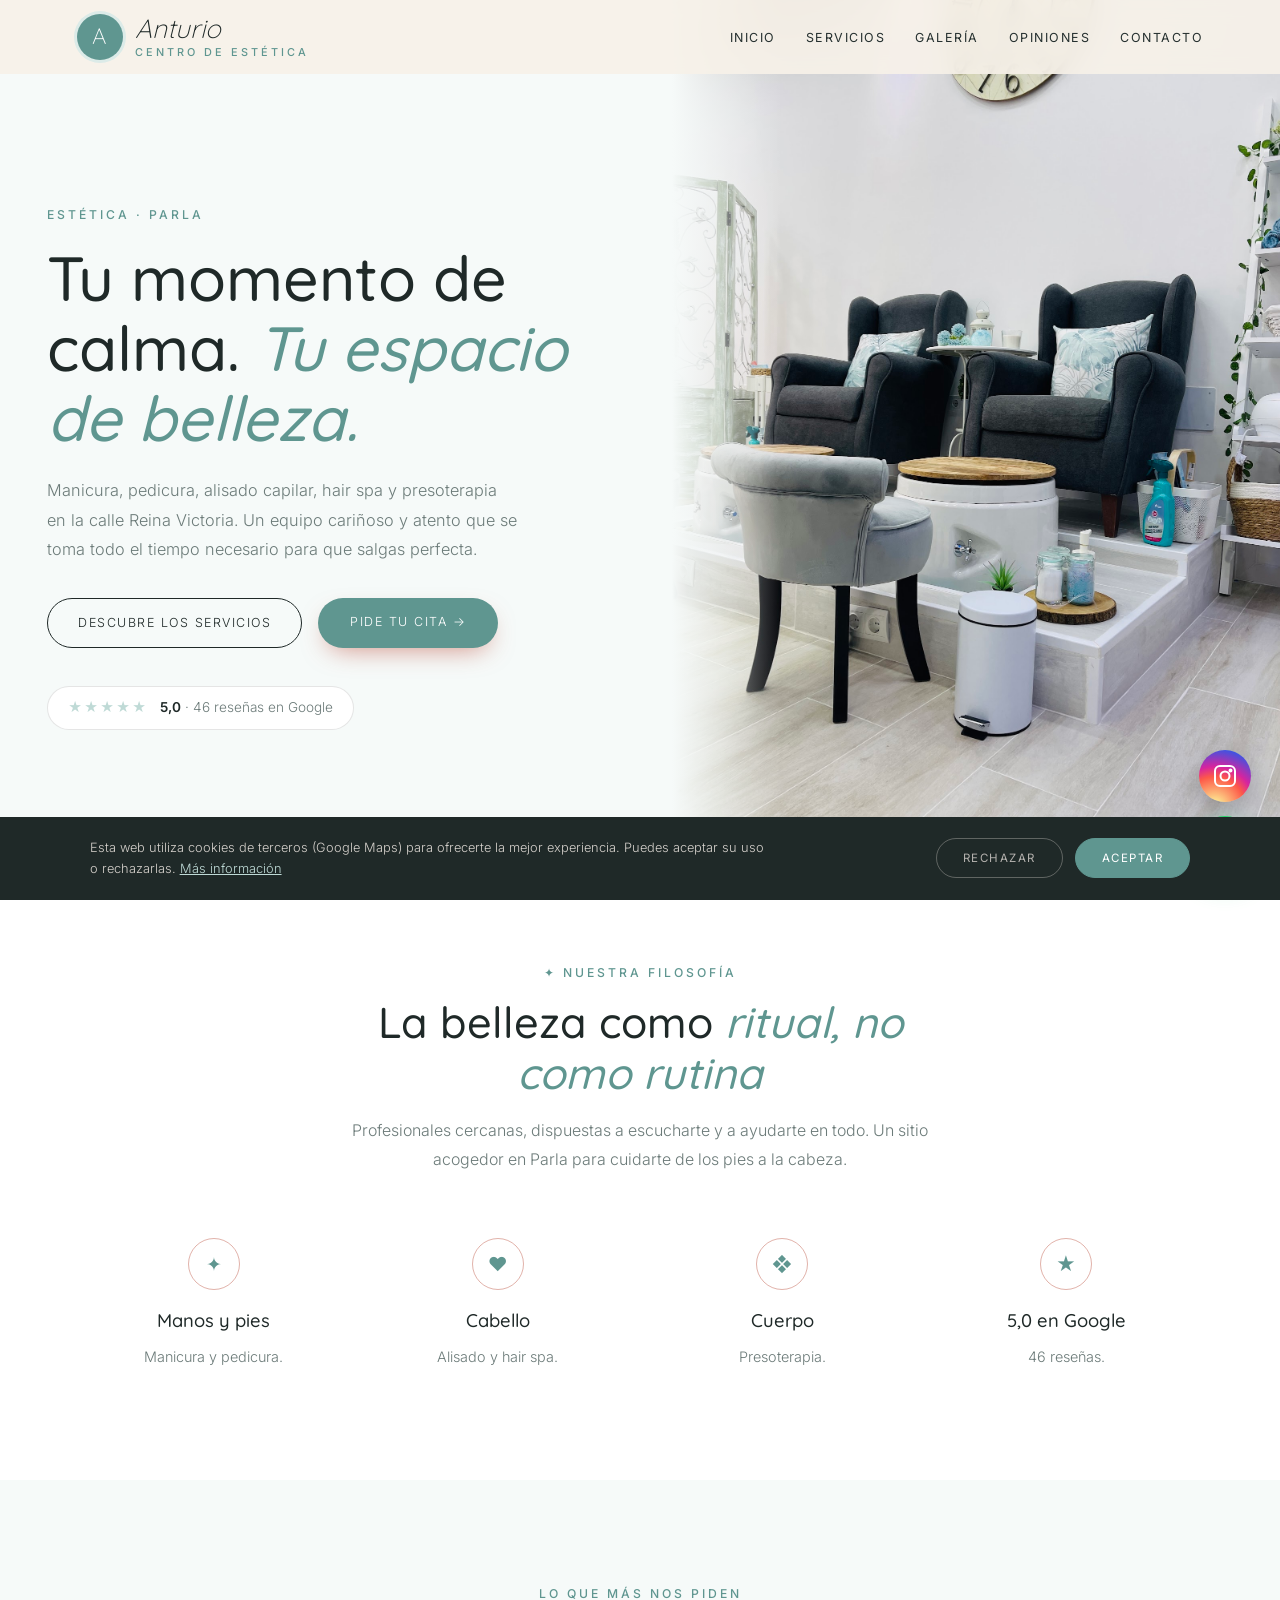
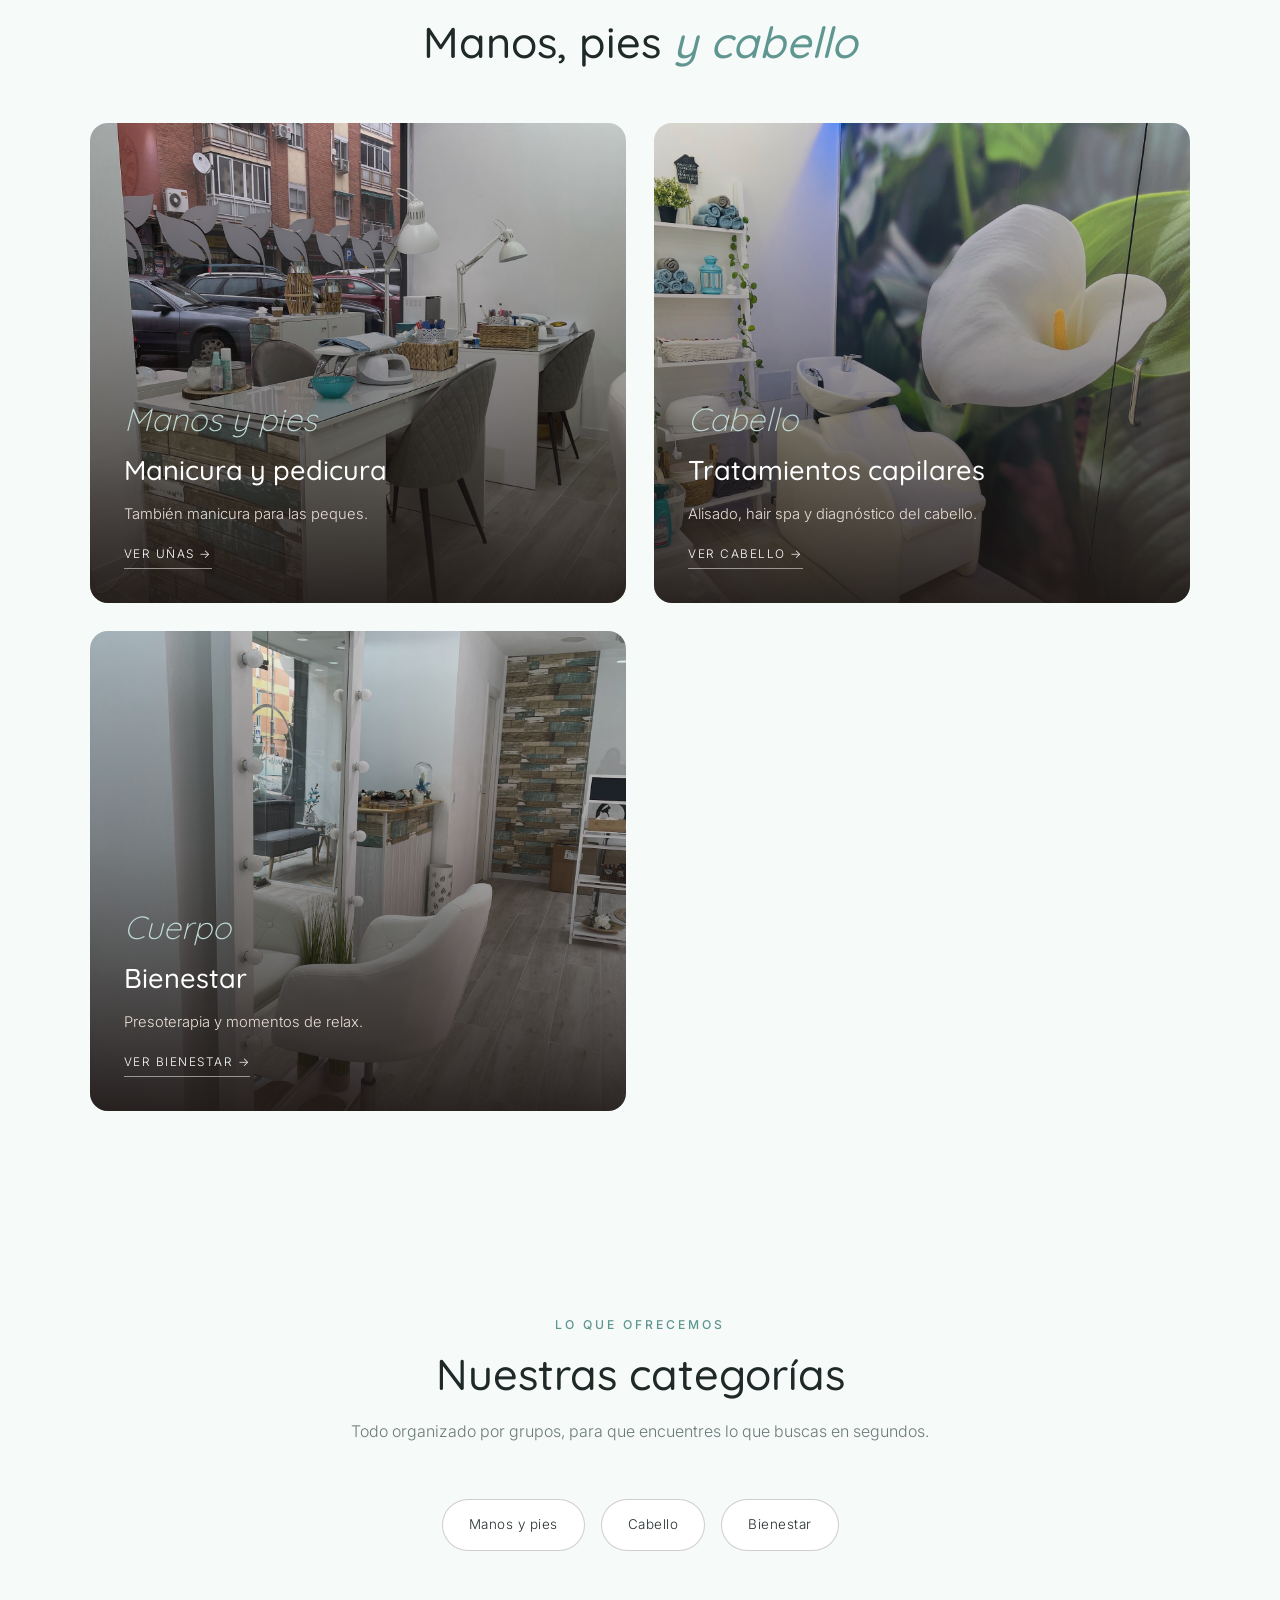
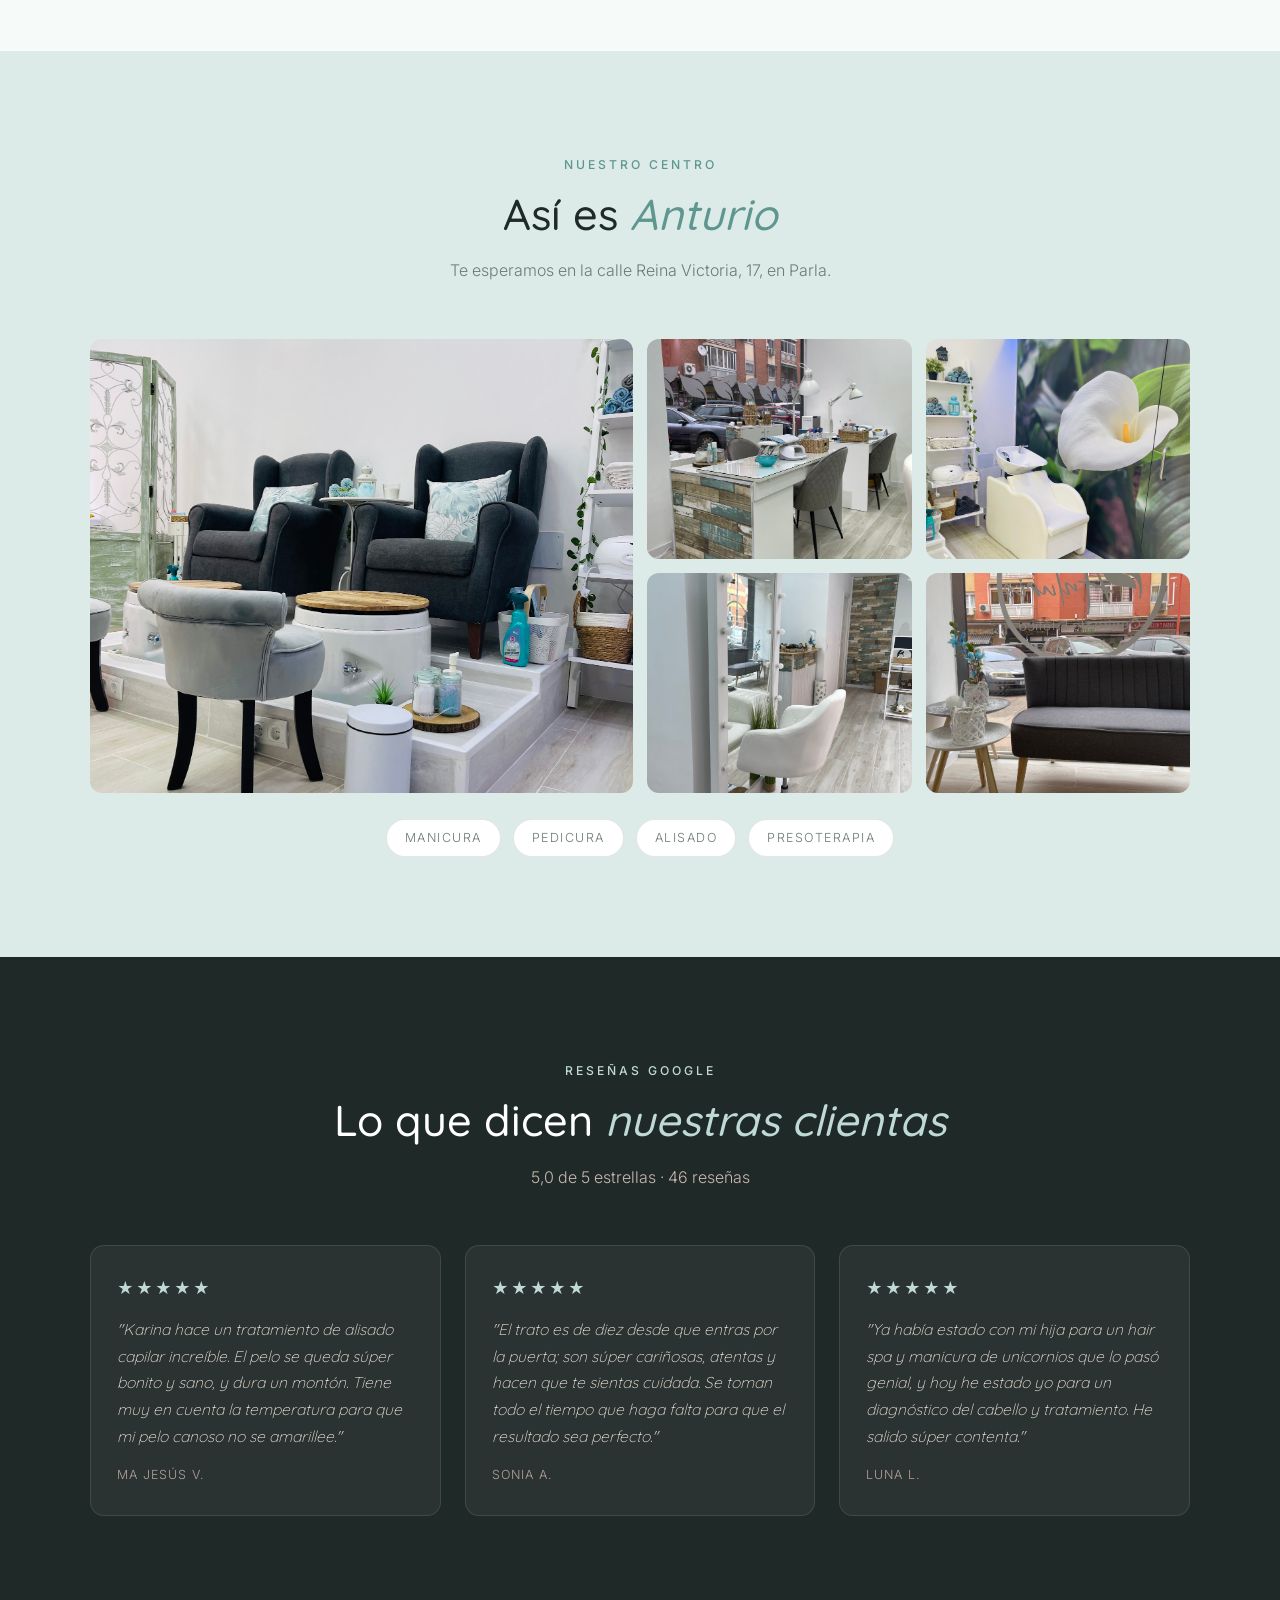
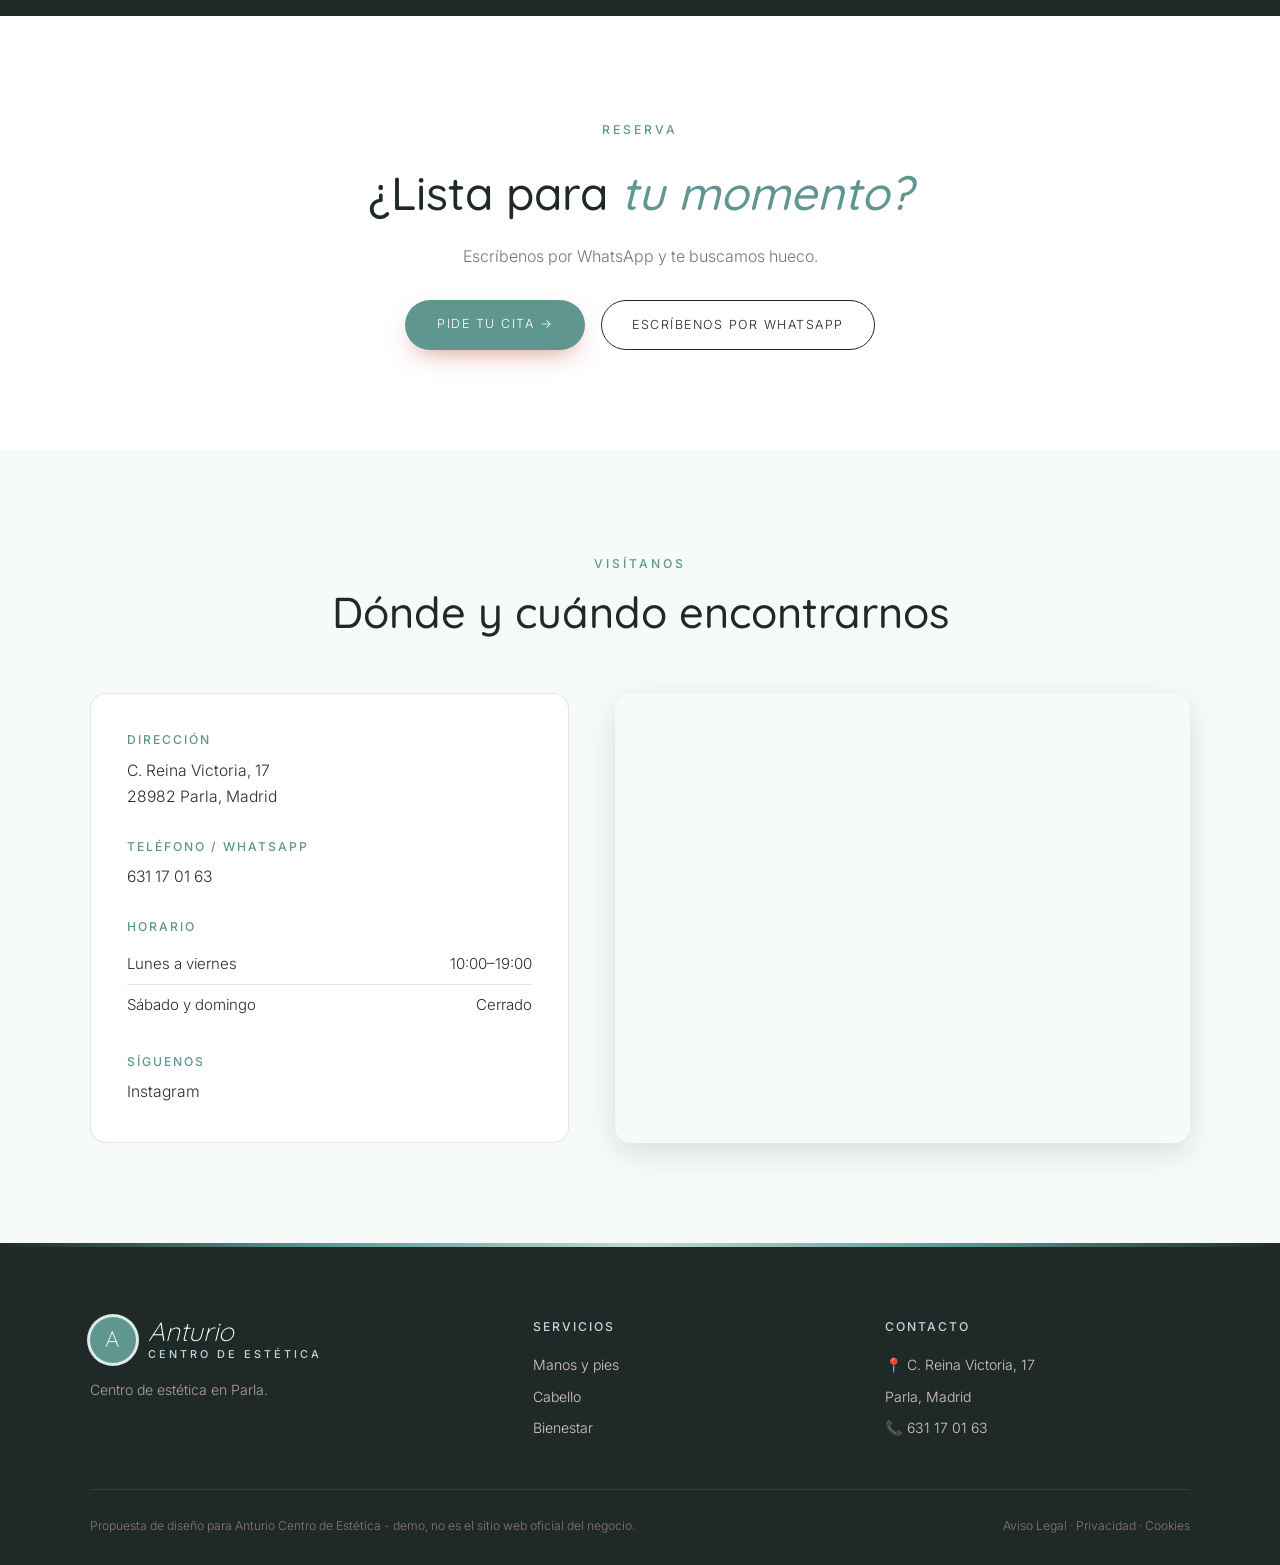
<file: index.html>
<!DOCTYPE html>
<html lang="es">
<head>
<meta charset="UTF-8">
<meta name="viewport" content="width=device-width, initial-scale=1.0">
<title>Anturio Centro de Estética — Centro de estética en Parla: manicura, pedicura y alisado</title>
<meta name="description" content="Anturio Centro de Estética, en C. Reina Victoria 17, Parla. Manicura, pedicura, alisado capilar, hair spa, diagnóstico y tratamiento del cabello y presoterapia, con un trato de diez. 5,0★ con 46 reseñas en Google.">
<meta name="theme-color" content="#1f2928">
<meta property="og:title" content="Anturio Centro de Estética · Parla">
<meta property="og:image" content="maps_01.jpg">

<link rel="preconnect" href="https://fonts.googleapis.com"><link rel="preconnect" href="https://fonts.gstatic.com" crossorigin><link href="https://fonts.googleapis.com/css2?family=Quicksand:wght@500;600&family=Inter:wght@300;400;500;600&display=swap" rel="stylesheet">
<link rel="stylesheet" href="styles.css">
</head>
<body>

<header id="header">
  <a href="index.html" class="logo" aria-label="Anturio Centro de Estética, inicio"><span class="logo-mark">A</span><span class="logo-text"><span class="script">Anturio</span><small>centro de estética</small></span></a>
  <nav id="nav" aria-label="Navegación principal"><ul><li><a href="index.html#inicio">Inicio</a></li><li><a href="servicios.html">Servicios</a></li><li><a href="index.html#galeria">Galería</a></li><li><a href="index.html#opiniones">Opiniones</a></li><li><a href="index.html#contacto">Contacto</a></li></ul></nav><button class="nav-toggle" id="navToggle" aria-label="Abrir menú">☰</button>
</header>

<section class="hero" id="inicio">
  <div class="hero-text">
    <span class="eyebrow">Estética · Parla</span>
    <h1>Tu momento de calma. <em>Tu espacio de belleza.</em></h1>
    <p>Manicura, pedicura, alisado capilar, hair spa y presoterapia en la calle Reina Victoria. Un equipo cariñoso y atento que se toma todo el tiempo necesario para que salgas perfecta.</p>
    <div class="hero-ctas">
      <a href="servicios.html" class="btn-outline">Descubre los servicios</a>
      <a href="https://wa.me/34631170163?text=Hola%2C%20quiero%20pedir%20cita%20en%20Anturio%20Centro%20de%20Est%C3%A9tica" class="btn-solid" target="_blank" rel="noopener">Pide tu cita →</a>
    </div>
    <a class="hero-rating" href="https://www.google.com/maps/search/?api=1&query=Anturio+Centro+de+Est%C3%A9tica,+Calle+Reina+Victoria+17,+Parla" target="_blank" rel="noopener"><span class="stars">★★★★★</span><span><strong>5,0</strong> · 46 reseñas en Google</span></a>
  </div>
  <div class="hero-img"><img src="maps_01.jpg" alt="Zona de pedicura de Anturio Centro de Estética, Parla" style="object-position:center 55%;"></div>
</section>

<section class="trust">
  <div class="section-head">
    <span class="eyebrow">✦ Nuestra filosofía</span>
    <h2>La belleza como <em>ritual, no como rutina</em></h2>
    <p>Profesionales cercanas, dispuestas a escucharte y a ayudarte en todo. Un sitio acogedor en Parla para cuidarte de los pies a la cabeza.</p>
  </div>
  <div class="trust-grid">
    <div class="trust-card"><span class="trust-ic">✦</span><h3>Manos y pies</h3><p>Manicura y pedicura.</p></div>
    <div class="trust-card"><span class="trust-ic">♥</span><h3>Cabello</h3><p>Alisado y hair spa.</p></div>
    <div class="trust-card"><span class="trust-ic">❖</span><h3>Cuerpo</h3><p>Presoterapia.</p></div>
    <div class="trust-card"><span class="trust-ic">★</span><h3>5,0 en Google</h3><p>46 reseñas.</p></div>
  </div>
</section>

<section class="worlds">
  <div class="section-head">
    <span class="eyebrow">Lo que más nos piden</span>
    <h2>Manos, pies <em>y cabello</em></h2>
  </div>
  <div class="worlds-grid">
    <a href="servicios.html#unas" class="world-card"><img src="maps_03.jpg" alt="Manicura y pedicura"><div class="world-text"><span class="script">Manos y pies</span><h3>Manicura y pedicura</h3><p>También manicura para las peques.</p><span class="world-link">Ver uñas →</span></div></a>
    <a href="servicios.html#cabello" class="world-card"><img src="maps_06.jpg" alt="Tratamientos capilares"><div class="world-text"><span class="script">Cabello</span><h3>Tratamientos capilares</h3><p>Alisado, hair spa y diagnóstico del cabello.</p><span class="world-link">Ver cabello →</span></div></a>
    <a href="servicios.html#cuerpo" class="world-card"><img src="maps_05.jpg" alt="Bienestar"><div class="world-text"><span class="script">Cuerpo</span><h3>Bienestar</h3><p>Presoterapia y momentos de relax.</p><span class="world-link">Ver bienestar →</span></div></a>
  </div>
</section>

<section>
  <div class="section-head">
    <span class="eyebrow">Lo que ofrecemos</span>
    <h2>Nuestras categorías</h2>
    <p>Todo organizado por grupos, para que encuentres lo que buscas en segundos.</p>
  </div>
  <div class="cat-pills">
    <a href="servicios.html#unas" class="cat-pill">Manos y pies</a>
    <a href="servicios.html#cabello" class="cat-pill">Cabello</a>
    <a href="servicios.html#cuerpo" class="cat-pill">Bienestar</a>
  </div>
</section>

<section class="gallery-wrap" id="galeria">
  <div class="section-head">
    <span class="eyebrow">Nuestro centro</span>
    <h2>Así es <em>Anturio</em></h2>
    <p>Te esperamos en la calle Reina Victoria, 17, en Parla.</p>
  </div>
  <div class="gallery">
    <figure class="big"><img src="maps_01.jpg" alt="Sillones de pedicura" loading="lazy"></figure>
    <figure><img src="maps_03.jpg" alt="Mesas de manicura" loading="lazy"></figure>
    <figure><img src="maps_06.jpg" alt="Lavacabezas para tratamientos capilares" loading="lazy"></figure>
    <figure><img src="maps_05.jpg" alt="Tocador" loading="lazy"></figure>
    <figure><img src="maps_08.jpg" alt="Sala de espera" loading="lazy"></figure>
  </div>
  <div class="brands"><span>Manicura</span><span>Pedicura</span><span>Alisado</span><span>Presoterapia</span></div>
</section>

<section class="reviews-wrap" id="opiniones">
  <div class="section-head">
    <span class="eyebrow">Reseñas Google</span>
    <h2>Lo que dicen <em>nuestras clientas</em></h2>
    <p>5,0 de 5 estrellas · 46 reseñas</p>
  </div>
  <div class="review-grid">
    <div class="review-card"><div class="stars">★★★★★</div><p>"Karina hace un tratamiento de alisado capilar increíble. El pelo se queda súper bonito y sano, y dura un montón. Tiene muy en cuenta la temperatura para que mi pelo canoso no se amarillee."</p><cite>Ma Jesús V.</cite></div>
    <div class="review-card"><div class="stars">★★★★★</div><p>"El trato es de diez desde que entras por la puerta; son súper cariñosas, atentas y hacen que te sientas cuidada. Se toman todo el tiempo que haga falta para que el resultado sea perfecto."</p><cite>Sonia A.</cite></div>
    <div class="review-card"><div class="stars">★★★★★</div><p>"Ya había estado con mi hija para un hair spa y manicura de unicornios que lo pasó genial, y hoy he estado yo para un diagnóstico del cabello y tratamiento. He salido súper contenta."</p><cite>Luna L.</cite></div>
  </div>
</section>

<section class="cta-section">
  <span class="eyebrow">Reserva</span>
  <h2>¿Lista para <em>tu momento?</em></h2>
  <p>Escríbenos por WhatsApp y te buscamos hueco.</p>
  <div class="cta-row">
    <a href="https://wa.me/34631170163?text=Hola%2C%20quiero%20pedir%20cita%20en%20Anturio%20Centro%20de%20Est%C3%A9tica" class="btn-solid" target="_blank" rel="noopener">Pide tu cita →</a>
    <a href="https://wa.me/34631170163?text=Hola%2C%20quiero%20pedir%20cita%20en%20Anturio%20Centro%20de%20Est%C3%A9tica" class="btn-outline" target="_blank" rel="noopener">Escríbenos por WhatsApp</a>
  </div>
</section>

<section class="contact-section" id="contacto">
  <div class="section-head">
    <span class="eyebrow">Visítanos</span>
    <h2>Dónde y cuándo encontrarnos</h2>
  </div>
  <div class="contact-grid">
    <div class="contact-info">
      <div class="contact-block"><h3>Dirección</h3><p>C. Reina Victoria, 17<br>28982 Parla, Madrid</p></div>
      <div class="contact-block"><h3>Teléfono / WhatsApp</h3><p><a href="tel:+34631170163">631 17 01 63</a></p></div>
      <div class="contact-block"><h3>Horario</h3><ul class="hours-list"><li><span>Lunes a viernes</span><span>10:00–19:00</span></li><li><span>Sábado y domingo</span><span>Cerrado</span></li></ul></div>
      <div class="contact-block"><h3>Síguenos</h3><p><a href="https://www.instagram.com/anturio.estetica/" target="_blank" rel="noopener">Instagram</a></p></div>
    </div>
    <div class="contact-map">
      <iframe title="Mapa de Anturio Centro de Estética" src="https://www.google.com/maps?q=Anturio+Centro+de+Est%C3%A9tica,+Calle+Reina+Victoria+17,+Parla&output=embed" width="100%" height="100%" style="border:0;" allowfullscreen="" loading="lazy" referrerpolicy="no-referrer-when-downgrade"></iframe>
    </div>
  </div>
</section>

<footer>
  <div class="footer-grid">
    <div class="footer-brand">
      <a href="index.html" class="logo light"><span class="logo-mark">A</span><span class="logo-text"><span class="script">Anturio</span><small>centro de estética</small></span></a>
      <p>Centro de estética en Parla.</p>
    </div>
    <div><h4>Servicios</h4><ul><li><a href="servicios.html#unas">Manos y pies</a></li><li><a href="servicios.html#cabello">Cabello</a></li><li><a href="servicios.html#cuerpo">Bienestar</a></li></ul></div>
    <div><h4>Contacto</h4><ul><li>📍 C. Reina Victoria, 17</li><li>Parla, Madrid</li><li>📞 <a href="tel:+34631170163">631 17 01 63</a></li></ul></div>
  </div>
  <div class="footer-bottom">
    <span>Propuesta de diseño para Anturio Centro de Estética - demo, no es el sitio web oficial del negocio.</span>
    <span><a href="aviso-legal.html">Aviso Legal</a> &middot; <a href="politica-privacidad.html">Privacidad</a> &middot; <a href="politica-cookies.html">Cookies</a></span>
  </div>
</footer>

<div id="cookie-banner" class="cookie-banner"><p>Esta web utiliza cookies de terceros (Google Maps) para ofrecerte la mejor experiencia. Puedes aceptar su uso o rechazarlas. <a href="politica-cookies.html">Más información</a></p><div class="cookie-actions"><button onclick="setCookieChoice('rejected')" class="ck-reject">Rechazar</button><button onclick="setCookieChoice('accepted')" class="ck-accept">Aceptar</button></div></div>
<div class="social-fabs"><a class="ig-fab" href="https://www.instagram.com/anturio.estetica/" target="_blank" rel="noopener" aria-label="Visitar Instagram"><svg width="24" height="24" viewBox="0 0 24 24" fill="none" stroke="white" stroke-width="2"><rect x="2" y="2" width="20" height="20" rx="5"/><circle cx="12" cy="12" r="4.5"/><circle cx="17.5" cy="6.5" r="1" fill="white"/></svg></a><a class="wa-fab" href="https://wa.me/34631170163?text=Hola%2C%20quiero%20pedir%20cita%20en%20Anturio%20Centro%20de%20Est%C3%A9tica" target="_blank" rel="noopener" aria-label="Escribir por WhatsApp"><svg width="28" height="28" viewBox="0 0 24 24" fill="white"><path d="M17.5 14.4c-.3-.1-1.8-.9-2-1s-.5-.1-.7.1-.8 1-.9 1.2-.3.2-.6.1a8.2 8.2 0 0 1-2.4-1.5 9 9 0 0 1-1.7-2.1c-.2-.3 0-.5.1-.6l.4-.5.3-.5v-.5l-.9-2.2c-.2-.6-.5-.5-.7-.5h-.6a1.1 1.1 0 0 0-.8.4 3.4 3.4 0 0 0-1 2.5 5.9 5.9 0 0 0 1.2 3.1 13.5 13.5 0 0 0 5.2 4.6c2.6 1 2.6.7 3.1.6a2.6 2.6 0 0 0 1.7-1.2 2.1 2.1 0 0 0 .2-1.2c-.1-.1-.3-.2-.6-.3ZM12 21.8a9.8 9.8 0 0 1-5-1.4l-.4-.2-3.7 1 1-3.6-.2-.4A9.8 9.8 0 1 1 12 21.8Zm8.4-18.3A11.8 11.8 0 0 0 1.8 17.7L.2 23.8l6.3-1.6a11.8 11.8 0 0 0 5.6 1.4A11.8 11.8 0 0 0 20.4 3.5Z"/></svg></a></div>
<script src="main.js"></script>
</body>
</html>
</file>
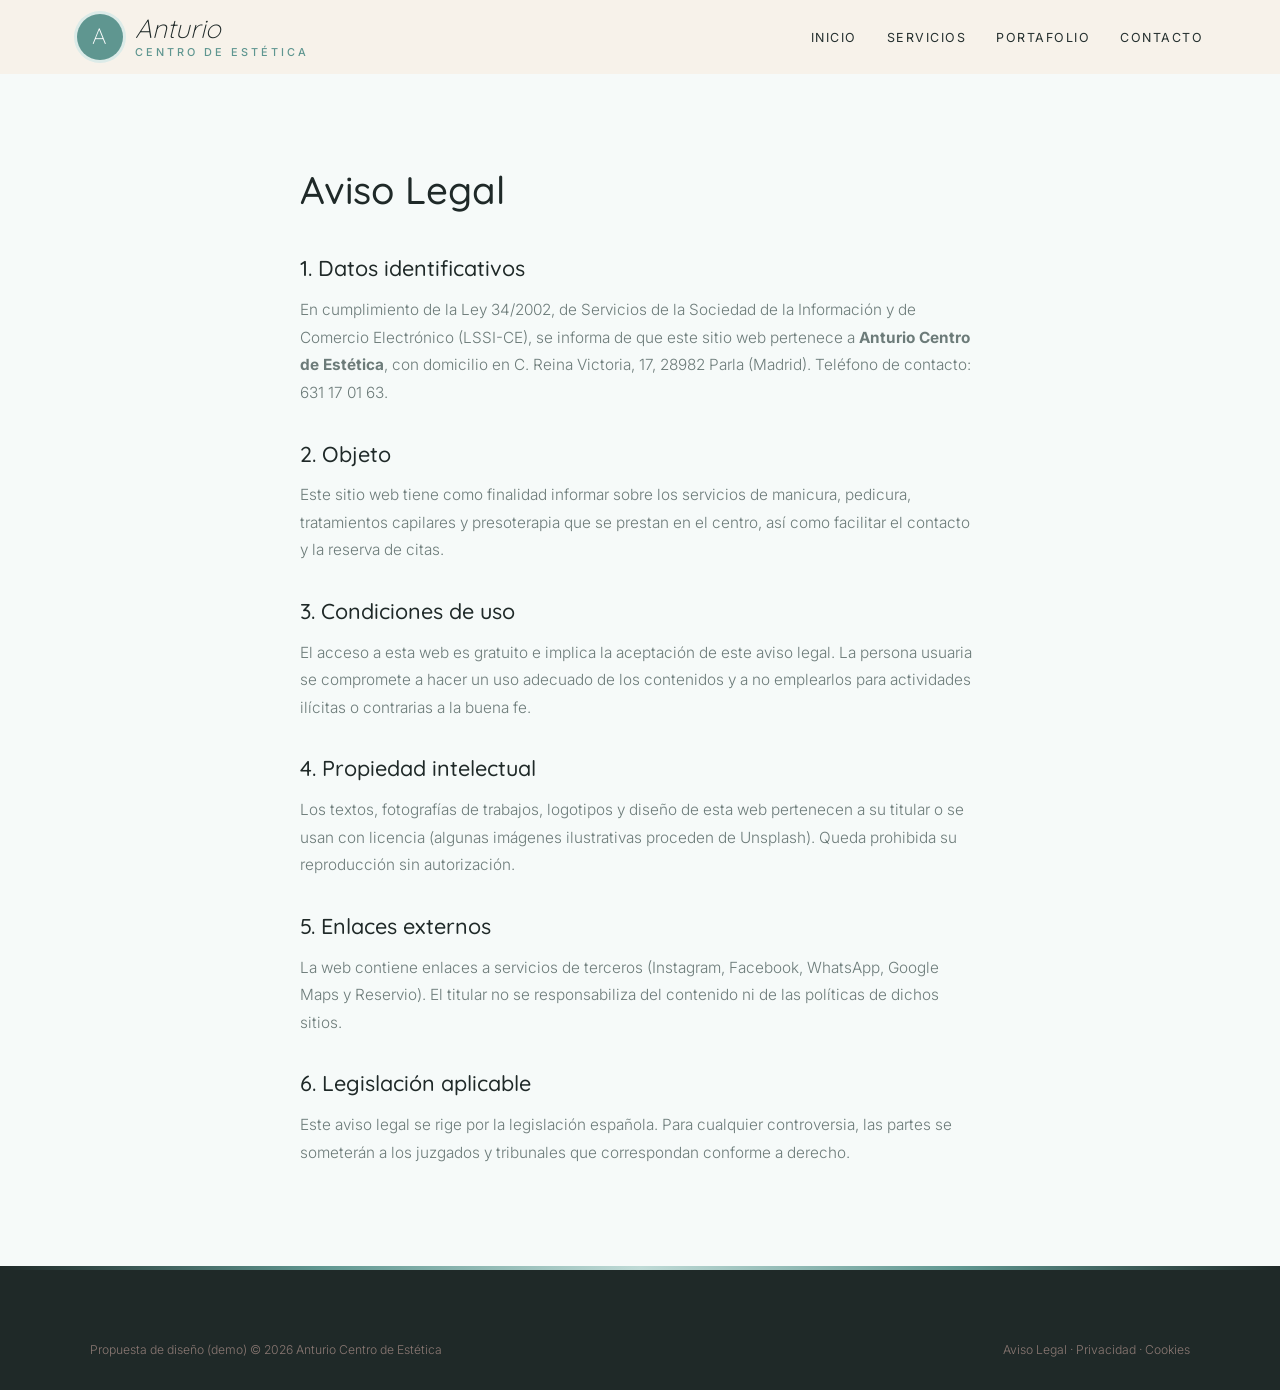
<file: aviso-legal.html>
<!DOCTYPE html>
<html lang="es">
<head>
<meta charset="UTF-8">
<meta name="viewport" content="width=device-width, initial-scale=1.0">
<title>Aviso Legal — Anturio Centro de Estética</title>
<meta name="robots" content="noindex">

<link rel="preconnect" href="https://fonts.googleapis.com">
<link href="https://fonts.googleapis.com/css2?family=Quicksand:wght@500;600&family=Inter:wght@300;400;500;600&display=swap" rel="stylesheet">
<link rel="stylesheet" href="styles.css">
</head>
<body>
<header id="header" class="scrolled">
  <a href="index.html" class="logo" aria-label="Anturio Centro de Estética, inicio">
    <span class="logo-mark">A</span>
    <span class="logo-text"><span class="script">Anturio</span><small>centro de estética</small></span>
  </a>
  <nav id="nav" aria-label="Navegación principal">
    <ul>
      <li><a href="index.html#inicio">Inicio</a></li>
      <li><a href="servicios.html">Servicios</a></li>
      <li><a href="portafolio.html">Portafolio</a></li>
      <li><a href="index.html#contacto">Contacto</a></li>
    </ul>
  </nav>
  <button class="nav-toggle" id="navToggle" aria-label="Abrir menú">☰</button>
</header>
<main class="legal"><h1>Aviso Legal</h1>
<h2>1. Datos identificativos</h2>
<p>En cumplimiento de la Ley 34/2002, de Servicios de la Sociedad de la Información y de Comercio Electrónico (LSSI-CE), se informa de que este sitio web pertenece a <strong>Anturio Centro de Estética</strong>, con domicilio en C. Reina Victoria, 17, 28982 Parla (Madrid). Teléfono de contacto: 631 17 01 63.</p>
<h2>2. Objeto</h2>
<p>Este sitio web tiene como finalidad informar sobre los servicios de manicura, pedicura, tratamientos capilares y presoterapia que se prestan en el centro, así como facilitar el contacto y la reserva de citas.</p>
<h2>3. Condiciones de uso</h2>
<p>El acceso a esta web es gratuito e implica la aceptación de este aviso legal. La persona usuaria se compromete a hacer un uso adecuado de los contenidos y a no emplearlos para actividades ilícitas o contrarias a la buena fe.</p>
<h2>4. Propiedad intelectual</h2>
<p>Los textos, fotografías de trabajos, logotipos y diseño de esta web pertenecen a su titular o se usan con licencia (algunas imágenes ilustrativas proceden de Unsplash). Queda prohibida su reproducción sin autorización.</p>
<h2>5. Enlaces externos</h2>
<p>La web contiene enlaces a servicios de terceros (Instagram, Facebook, WhatsApp, Google Maps y Reservio). El titular no se responsabiliza del contenido ni de las políticas de dichos sitios.</p>
<h2>6. Legislación aplicable</h2>
<p>Este aviso legal se rige por la legislación española. Para cualquier controversia, las partes se someterán a los juzgados y tribunales que correspondan conforme a derecho.</p></main>
<footer>
  <div class="footer-bottom" style="margin-top:0">
    <span>Propuesta de diseño (demo) © 2026 Anturio Centro de Estética</span>
    <span><a href="aviso-legal.html">Aviso Legal</a> &middot; <a href="politica-privacidad.html">Privacidad</a> &middot; <a href="politica-cookies.html">Cookies</a></span>
  </div>
</footer>
<script src="main.js"></script>
</body>
</html>
</file>
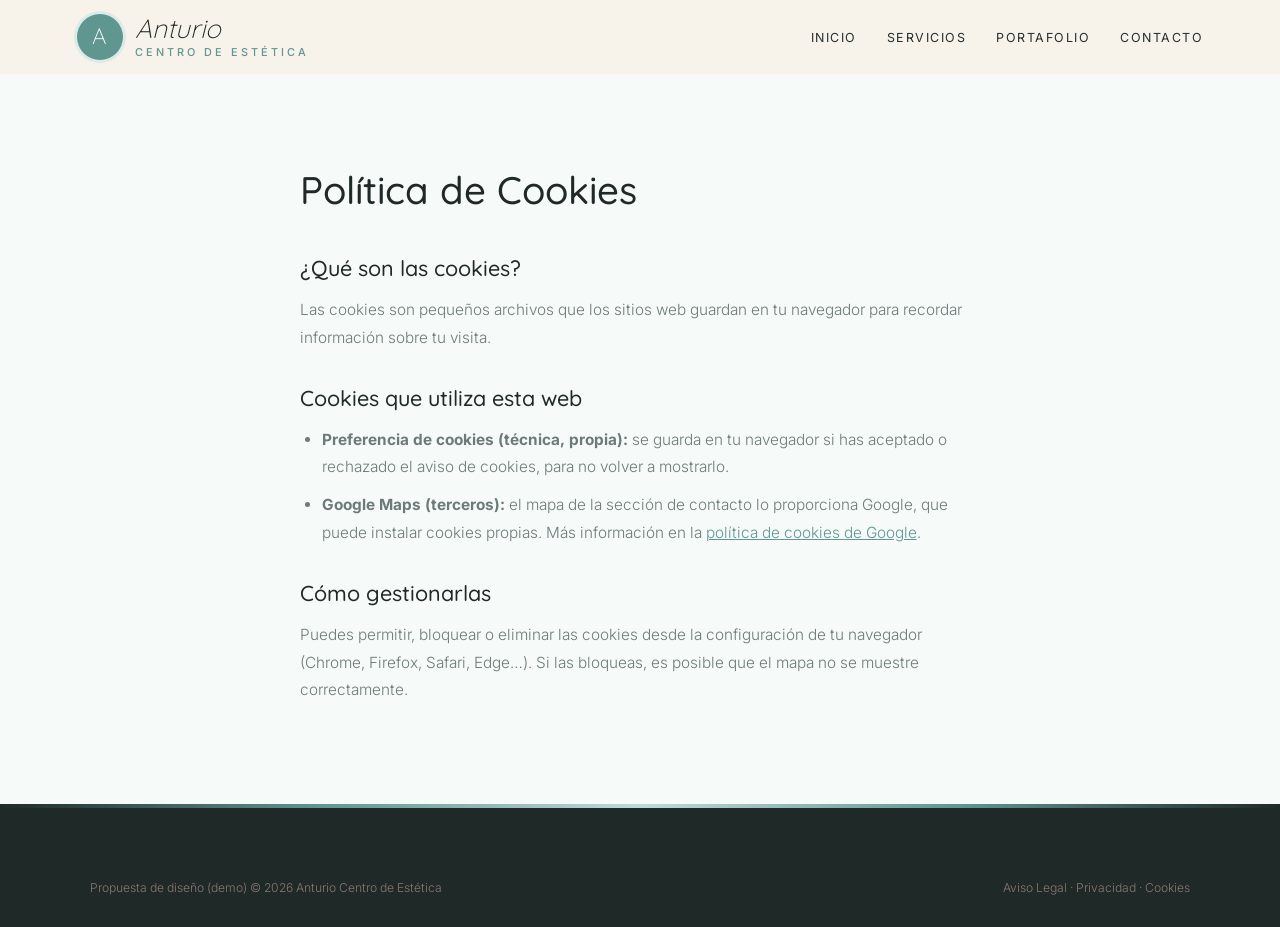
<file: politica-cookies.html>
<!DOCTYPE html>
<html lang="es">
<head>
<meta charset="UTF-8">
<meta name="viewport" content="width=device-width, initial-scale=1.0">
<title>Política de Cookies — Anturio Centro de Estética</title>
<meta name="robots" content="noindex">

<link rel="preconnect" href="https://fonts.googleapis.com">
<link href="https://fonts.googleapis.com/css2?family=Quicksand:wght@500;600&family=Inter:wght@300;400;500;600&display=swap" rel="stylesheet">
<link rel="stylesheet" href="styles.css">
</head>
<body>
<header id="header" class="scrolled">
  <a href="index.html" class="logo" aria-label="Anturio Centro de Estética, inicio">
    <span class="logo-mark">A</span>
    <span class="logo-text"><span class="script">Anturio</span><small>centro de estética</small></span>
  </a>
  <nav id="nav" aria-label="Navegación principal">
    <ul>
      <li><a href="index.html#inicio">Inicio</a></li>
      <li><a href="servicios.html">Servicios</a></li>
      <li><a href="portafolio.html">Portafolio</a></li>
      <li><a href="index.html#contacto">Contacto</a></li>
    </ul>
  </nav>
  <button class="nav-toggle" id="navToggle" aria-label="Abrir menú">☰</button>
</header>
<main class="legal"><h1>Política de Cookies</h1>
<h2>¿Qué son las cookies?</h2>
<p>Las cookies son pequeños archivos que los sitios web guardan en tu navegador para recordar información sobre tu visita.</p>
<h2>Cookies que utiliza esta web</h2>
<ul>
<li><strong>Preferencia de cookies (técnica, propia):</strong> se guarda en tu navegador si has aceptado o rechazado el aviso de cookies, para no volver a mostrarlo.</li>
<li><strong>Google Maps (terceros):</strong> el mapa de la sección de contacto lo proporciona Google, que puede instalar cookies propias. Más información en la <a href="https://policies.google.com/technologies/cookies" target="_blank" rel="noopener">política de cookies de Google</a>.</li>
</ul>
<h2>Cómo gestionarlas</h2>
<p>Puedes permitir, bloquear o eliminar las cookies desde la configuración de tu navegador (Chrome, Firefox, Safari, Edge…). Si las bloqueas, es posible que el mapa no se muestre correctamente.</p></main>
<footer>
  <div class="footer-bottom" style="margin-top:0">
    <span>Propuesta de diseño (demo) © 2026 Anturio Centro de Estética</span>
    <span><a href="aviso-legal.html">Aviso Legal</a> &middot; <a href="politica-privacidad.html">Privacidad</a> &middot; <a href="politica-cookies.html">Cookies</a></span>
  </div>
</footer>
<script src="main.js"></script>
</body>
</html>
</file>
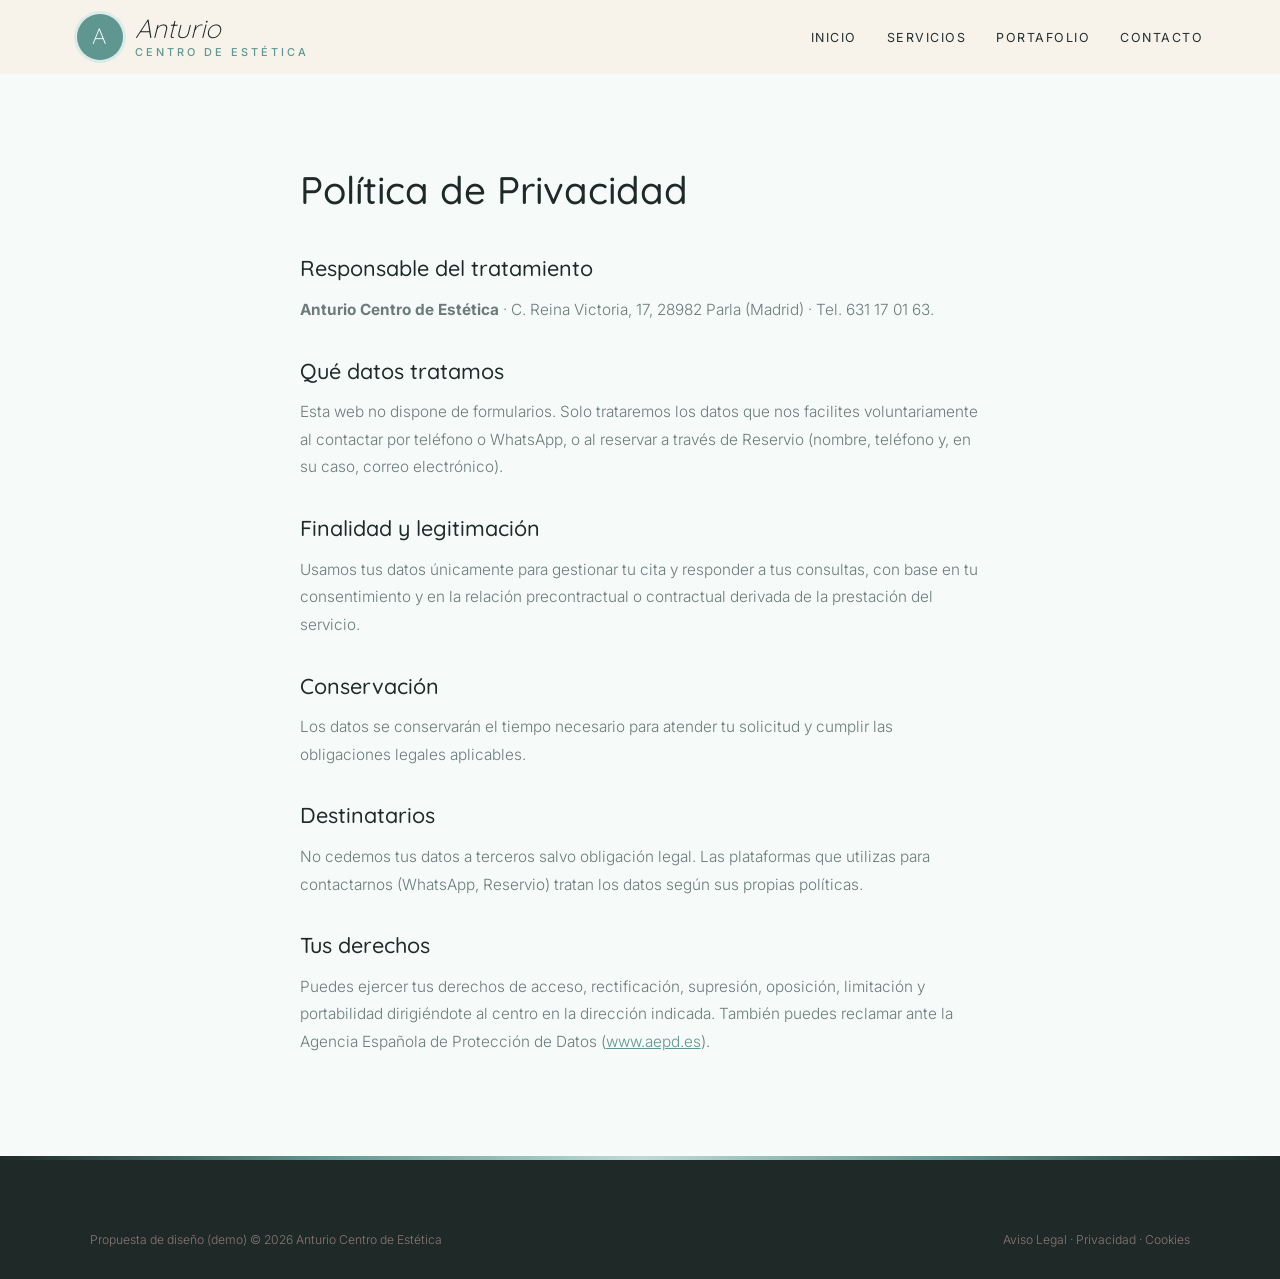
<file: politica-privacidad.html>
<!DOCTYPE html>
<html lang="es">
<head>
<meta charset="UTF-8">
<meta name="viewport" content="width=device-width, initial-scale=1.0">
<title>Política de Privacidad — Anturio Centro de Estética</title>
<meta name="robots" content="noindex">

<link rel="preconnect" href="https://fonts.googleapis.com">
<link href="https://fonts.googleapis.com/css2?family=Quicksand:wght@500;600&family=Inter:wght@300;400;500;600&display=swap" rel="stylesheet">
<link rel="stylesheet" href="styles.css">
</head>
<body>
<header id="header" class="scrolled">
  <a href="index.html" class="logo" aria-label="Anturio Centro de Estética, inicio">
    <span class="logo-mark">A</span>
    <span class="logo-text"><span class="script">Anturio</span><small>centro de estética</small></span>
  </a>
  <nav id="nav" aria-label="Navegación principal">
    <ul>
      <li><a href="index.html#inicio">Inicio</a></li>
      <li><a href="servicios.html">Servicios</a></li>
      <li><a href="portafolio.html">Portafolio</a></li>
      <li><a href="index.html#contacto">Contacto</a></li>
    </ul>
  </nav>
  <button class="nav-toggle" id="navToggle" aria-label="Abrir menú">☰</button>
</header>
<main class="legal"><h1>Política de Privacidad</h1>
<h2>Responsable del tratamiento</h2>
<p><strong>Anturio Centro de Estética</strong> · C. Reina Victoria, 17, 28982 Parla (Madrid) · Tel. 631 17 01 63.</p>
<h2>Qué datos tratamos</h2>
<p>Esta web no dispone de formularios. Solo trataremos los datos que nos facilites voluntariamente al contactar por teléfono o WhatsApp, o al reservar a través de Reservio (nombre, teléfono y, en su caso, correo electrónico).</p>
<h2>Finalidad y legitimación</h2>
<p>Usamos tus datos únicamente para gestionar tu cita y responder a tus consultas, con base en tu consentimiento y en la relación precontractual o contractual derivada de la prestación del servicio.</p>
<h2>Conservación</h2>
<p>Los datos se conservarán el tiempo necesario para atender tu solicitud y cumplir las obligaciones legales aplicables.</p>
<h2>Destinatarios</h2>
<p>No cedemos tus datos a terceros salvo obligación legal. Las plataformas que utilizas para contactarnos (WhatsApp, Reservio) tratan los datos según sus propias políticas.</p>
<h2>Tus derechos</h2>
<p>Puedes ejercer tus derechos de acceso, rectificación, supresión, oposición, limitación y portabilidad dirigiéndote al centro en la dirección indicada. También puedes reclamar ante la Agencia Española de Protección de Datos (<a href="https://www.aepd.es" target="_blank" rel="noopener">www.aepd.es</a>).</p></main>
<footer>
  <div class="footer-bottom" style="margin-top:0">
    <span>Propuesta de diseño (demo) © 2026 Anturio Centro de Estética</span>
    <span><a href="aviso-legal.html">Aviso Legal</a> &middot; <a href="politica-privacidad.html">Privacidad</a> &middot; <a href="politica-cookies.html">Cookies</a></span>
  </div>
</footer>
<script src="main.js"></script>
</body>
</html>
</file>
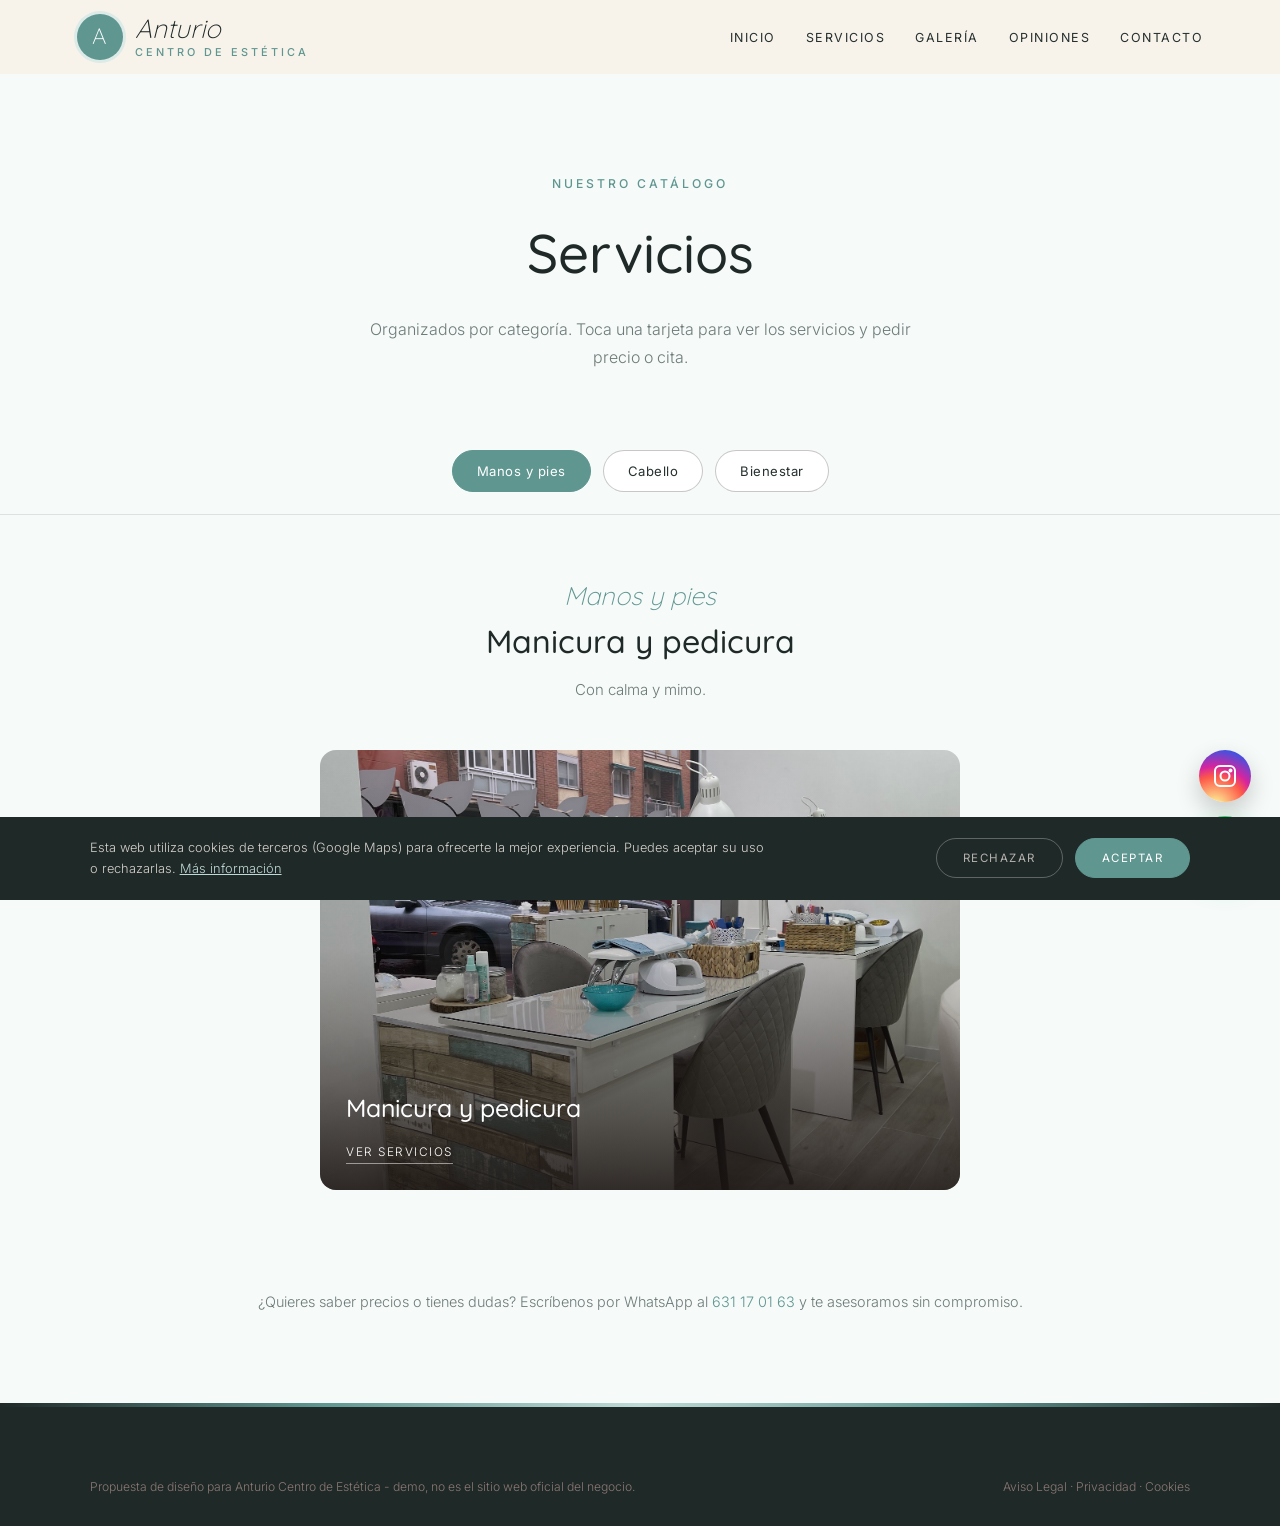
<file: servicios.html>
<!DOCTYPE html>
<html lang="es">
<head>
<meta charset="UTF-8">
<meta name="viewport" content="width=device-width, initial-scale=1.0">
<title>Servicios — Anturio Centro de Estética · Parla</title>
<meta name="description" content="Servicios de Anturio Centro de Estética en Parla.">

<link rel="preconnect" href="https://fonts.googleapis.com"><link rel="preconnect" href="https://fonts.gstatic.com" crossorigin><link href="https://fonts.googleapis.com/css2?family=Quicksand:wght@500;600&family=Inter:wght@300;400;500;600&display=swap" rel="stylesheet">
<link rel="stylesheet" href="styles.css">
</head>
<body>

<header id="header" class="scrolled">
  <a href="index.html" class="logo" aria-label="Anturio Centro de Estética, inicio"><span class="logo-mark">A</span><span class="logo-text"><span class="script">Anturio</span><small>centro de estética</small></span></a>
  <nav id="nav" aria-label="Navegación principal"><ul><li><a href="index.html#inicio">Inicio</a></li><li><a href="servicios.html">Servicios</a></li><li><a href="index.html#galeria">Galería</a></li><li><a href="index.html#opiniones">Opiniones</a></li><li><a href="index.html#contacto">Contacto</a></li></ul></nav><button class="nav-toggle" id="navToggle" aria-label="Abrir menú">☰</button>
</header>

<div class="page-hero">
  <span class="eyebrow">Nuestro catálogo</span>
  <h1>Servicios</h1>
  <p>Organizados por categoría. Toca una tarjeta para ver los servicios y pedir precio o cita.</p>
</div>

<div class="tabs">
  <button class="tab-btn active" data-tab="unas">Manos y pies</button>
  <button class="tab-btn" data-tab="cabello">Cabello</button>
  <button class="tab-btn" data-tab="cuerpo">Bienestar</button>
  
</div>

<div class="tab-panel active" id="unas">
  <div class="tab-intro"><span class="script">Manos y pies</span><h2>Manicura y pedicura</h2><p>Con calma y mimo.</p></div>
  <div class="cat-grid single">
    <div class="cat-card" onclick="openModal('unas')"><img src="maps_03.jpg" alt="Manicura y pedicura" loading="lazy"><div class="cat-card-text"><h3>Manicura y pedicura</h3><span>Ver servicios</span></div></div>
  </div>
</div>

<div class="tab-panel" id="cabello">
  <div class="tab-intro"><span class="script">Cabello</span><h2>Tratamientos capilares</h2><p>Pelo bonito, sano y manejable.</p></div>
  <div class="cat-grid single">
    <div class="cat-card" onclick="openModal('cabello')"><img src="maps_06.jpg" alt="Tratamientos capilares" loading="lazy"><div class="cat-card-text"><h3>Tratamientos capilares</h3><span>Ver servicios</span></div></div>
  </div>
</div>

<div class="tab-panel" id="cuerpo">
  <div class="tab-intro"><span class="script">Cuerpo</span><h2>Bienestar</h2><p>Para sentirte ligera.</p></div>
  <div class="cat-grid single">
    <div class="cat-card" onclick="openModal('cuerpo')"><img src="maps_05.jpg" alt="Bienestar" loading="lazy"><div class="cat-card-text"><h3>Bienestar</h3><span>Ver servicios</span></div></div>
  </div>
</div>


<p class="services-note">¿Quieres saber precios o tienes dudas? Escríbenos por WhatsApp al <a href="https://wa.me/34631170163" target="_blank" rel="noopener" style="color:var(--red)">631 17 01 63</a> y te asesoramos sin compromiso.</p>

<div class="modal-overlay" id="modal-unas"><div class="modal">
  <button class="modal-close" onclick="closeModal('unas')" aria-label="Cerrar">×</button>
  <h3>Manicura y pedicura</h3><p class="modal-sub">Manos y pies</p>
  <div class="svc-row"><div><div class="svc-name">Manicura</div><span class="svc-desc"></span></div><div class="svc-price">Consultar</div></div>
  <div class="svc-row"><div><div class="svc-name">Pedicura</div><span class="svc-desc"></span></div><div class="svc-price">Consultar</div></div>
  <div class="svc-row"><div><div class="svc-name">Manicura infantil</div><span class="svc-desc"></span></div><div class="svc-price">Consultar</div></div>
  <a class="modal-cta alt" href="https://wa.me/34631170163?text=Hola%2C%20quiero%20informaci%C3%B3n%20sobre%20manicura%20y%20pedicura" target="_blank" rel="noopener">Pedir cita por WhatsApp</a>
</div></div>

<div class="modal-overlay" id="modal-cabello"><div class="modal">
  <button class="modal-close" onclick="closeModal('cabello')" aria-label="Cerrar">×</button>
  <h3>Tratamientos capilares</h3><p class="modal-sub">Cabello</p>
  <div class="svc-row"><div><div class="svc-name">Alisado capilar</div><span class="svc-desc"></span></div><div class="svc-price">Consultar</div></div>
  <div class="svc-row"><div><div class="svc-name">Hair spa</div><span class="svc-desc"></span></div><div class="svc-price">Consultar</div></div>
  <div class="svc-row"><div><div class="svc-name">Diagnóstico del cabello y tratamiento</div><span class="svc-desc"></span></div><div class="svc-price">Consultar</div></div>
  <a class="modal-cta alt" href="https://wa.me/34631170163?text=Hola%2C%20quiero%20informaci%C3%B3n%20sobre%20tratamientos%20capilares" target="_blank" rel="noopener">Pedir cita por WhatsApp</a>
</div></div>

<div class="modal-overlay" id="modal-cuerpo"><div class="modal">
  <button class="modal-close" onclick="closeModal('cuerpo')" aria-label="Cerrar">×</button>
  <h3>Bienestar</h3><p class="modal-sub">Cuerpo</p>
  <div class="svc-row"><div><div class="svc-name">Presoterapia</div><span class="svc-desc"></span></div><div class="svc-price">Consultar</div></div>
  <div class="svc-row"><div><div class="svc-name">Momento relax (también para regalar)</div><span class="svc-desc"></span></div><div class="svc-price">Consultar</div></div>
  <a class="modal-cta alt" href="https://wa.me/34631170163?text=Hola%2C%20quiero%20informaci%C3%B3n%20sobre%20bienestar" target="_blank" rel="noopener">Pedir cita por WhatsApp</a>
</div></div>


<footer>
  <div class="footer-bottom" style="margin-top:0">
    <span>Propuesta de diseño para Anturio Centro de Estética - demo, no es el sitio web oficial del negocio.</span>
    <span><a href="aviso-legal.html">Aviso Legal</a> &middot; <a href="politica-privacidad.html">Privacidad</a> &middot; <a href="politica-cookies.html">Cookies</a></span>
  </div>
</footer>

<div id="cookie-banner" class="cookie-banner"><p>Esta web utiliza cookies de terceros (Google Maps) para ofrecerte la mejor experiencia. Puedes aceptar su uso o rechazarlas. <a href="politica-cookies.html">Más información</a></p><div class="cookie-actions"><button onclick="setCookieChoice('rejected')" class="ck-reject">Rechazar</button><button onclick="setCookieChoice('accepted')" class="ck-accept">Aceptar</button></div></div>
<div class="social-fabs"><a class="ig-fab" href="https://www.instagram.com/anturio.estetica/" target="_blank" rel="noopener" aria-label="Visitar Instagram"><svg width="24" height="24" viewBox="0 0 24 24" fill="none" stroke="white" stroke-width="2"><rect x="2" y="2" width="20" height="20" rx="5"/><circle cx="12" cy="12" r="4.5"/><circle cx="17.5" cy="6.5" r="1" fill="white"/></svg></a><a class="wa-fab" href="https://wa.me/34631170163?text=Hola%2C%20quiero%20pedir%20cita%20en%20Anturio%20Centro%20de%20Est%C3%A9tica" target="_blank" rel="noopener" aria-label="Escribir por WhatsApp"><svg width="28" height="28" viewBox="0 0 24 24" fill="white"><path d="M17.5 14.4c-.3-.1-1.8-.9-2-1s-.5-.1-.7.1-.8 1-.9 1.2-.3.2-.6.1a8.2 8.2 0 0 1-2.4-1.5 9 9 0 0 1-1.7-2.1c-.2-.3 0-.5.1-.6l.4-.5.3-.5v-.5l-.9-2.2c-.2-.6-.5-.5-.7-.5h-.6a1.1 1.1 0 0 0-.8.4 3.4 3.4 0 0 0-1 2.5 5.9 5.9 0 0 0 1.2 3.1 13.5 13.5 0 0 0 5.2 4.6c2.6 1 2.6.7 3.1.6a2.6 2.6 0 0 0 1.7-1.2 2.1 2.1 0 0 0 .2-1.2c-.1-.1-.3-.2-.6-.3ZM12 21.8a9.8 9.8 0 0 1-5-1.4l-.4-.2-3.7 1 1-3.6-.2-.4A9.8 9.8 0 1 1 12 21.8Zm8.4-18.3A11.8 11.8 0 0 0 1.8 17.7L.2 23.8l6.3-1.6a11.8 11.8 0 0 0 5.6 1.4A11.8 11.8 0 0 0 20.4 3.5Z"/></svg></a></div>
<script src="main.js"></script>
</body>
</html>
</file>
<file: styles.css>
:root{
  --cream:#f6faf9; --paper:#ffffff; --tint:#dcebe8; --ink:#25302f; --dark:#1f2928; --muted:#6c7b79;
  --red:#5f9690; --red-dark:#497772; --teal:#5f9690; --gold:#bfdad6; --line:rgba(0,0,0,.1);
  --brand-gradient:linear-gradient(90deg,#1f2928,#5f9690,#bfdad6,#5f9690,#1f2928);
}
*{margin:0;padding:0;box-sizing:border-box;}
html{scroll-behavior:smooth;}
body{font-family:'Inter',sans-serif;background:var(--cream);color:var(--ink);overflow-x:hidden;font-weight:300;line-height:1.6;}
a{text-decoration:none;color:inherit;}
h1,h2,h3{font-family:'Quicksand',serif;font-weight:500;}
h1 em,h2 em{font-style:italic;color:var(--red);}
img{max-width:100%;display:block;}
.script{font-family:'Quicksand',serif;font-style:italic;}

/* HEADER */
header{position:fixed;top:0;left:0;right:0;z-index:100;display:flex;justify-content:space-between;align-items:center;padding:14px 6%;background:rgba(247,241,233,.92);backdrop-filter:blur(10px);-webkit-backdrop-filter:blur(10px);transition:box-shadow .3s,padding .3s;}
header.scrolled{box-shadow:0 2px 24px rgba(28,22,20,.1);padding:8px 6%;}
.logo{display:flex;align-items:center;gap:12px;color:var(--dark);}
.logo-badge{width:58px;height:58px;border-radius:50%;object-fit:cover;box-shadow:0 0 0 2px var(--gold),0 6px 16px rgba(28,22,20,.15);transition:width .3s,height .3s;}
header.scrolled .logo-badge{width:46px;height:46px;}
.logo-text{display:flex;flex-direction:column;line-height:1;}
.logo-text .script{font-size:1.65rem;color:var(--dark);}
.logo-text small{font-size:.68rem;letter-spacing:3px;text-transform:uppercase;color:var(--red);margin-top:4px;font-weight:500;}
.logo.light .logo-text .script{color:#fff;}
.logo.light .logo-text small{color:var(--gold);}
nav ul{list-style:none;display:flex;gap:30px;}
nav a{font-size:.78rem;letter-spacing:1.5px;text-transform:uppercase;font-weight:400;position:relative;padding:4px 0;}
nav a::after{content:"";position:absolute;left:0;bottom:-2px;height:1px;width:100%;background:var(--red);transform:scaleX(0);transform-origin:right;transition:transform .3s;}
nav a:hover::after{transform:scaleX(1);transform-origin:left;}
.nav-toggle{display:none;font-size:1.6rem;background:none;border:none;color:var(--dark);cursor:pointer;}

/* BOTONES */
.btn-outline{display:inline-block;border:1px solid var(--dark);color:var(--dark);padding:14px 30px;font-size:.78rem;letter-spacing:1.5px;text-transform:uppercase;border-radius:40px;transition:all .25s;}
.btn-outline:hover{background:var(--dark);color:var(--cream);}
.btn-outline.light{border-color:rgba(255,255,255,.5);color:#fff;}
.btn-outline.light:hover{background:#fff;color:var(--dark);}
.btn-solid{display:inline-block;background:var(--red);color:#fff;padding:14px 32px;font-size:.78rem;letter-spacing:1.5px;text-transform:uppercase;border-radius:40px;transition:transform .25s,box-shadow .25s,background .25s;box-shadow:0 10px 26px -10px rgba(181,64,44,.6);}
.btn-solid:hover{transform:translateY(-2px);background:var(--red-dark);}

/* HERO */
.hero{min-height:95vh;display:grid;grid-template-columns:1.05fr .95fr;align-items:stretch;padding:0;}
.hero-text{display:flex;flex-direction:column;justify-content:center;padding:150px 7% 70px;}
.eyebrow{display:inline-block;color:var(--teal);text-transform:uppercase;letter-spacing:3px;font-size:.76rem;font-weight:500;}
.hero-text .eyebrow{margin-bottom:20px;}
.hero-text h1{font-size:clamp(2.4rem,5vw,3.9rem);line-height:1.12;margin-bottom:22px;color:var(--dark);}
.hero-text p{font-size:1.02rem;color:var(--muted);max-width:470px;line-height:1.8;margin-bottom:34px;}
.hero-ctas{display:flex;gap:16px;flex-wrap:wrap;}
.hero-rating{display:inline-flex;align-items:center;gap:12px;margin-top:38px;padding:10px 20px;border:1px solid var(--line);border-radius:40px;background:var(--paper);font-size:.85rem;color:var(--muted);align-self:flex-start;}
.hero-rating strong{color:var(--dark);font-weight:600;}
.stars{color:var(--gold);letter-spacing:2px;}
.hero-img{position:relative;overflow:hidden;}
.hero-img img{width:100%;height:100%;object-fit:cover;position:absolute;inset:0;}
.hero-img::after{content:"";position:absolute;inset:0;background:linear-gradient(90deg,var(--cream) 0%,rgba(247,241,233,0) 18%);}

/* SECCIONES */
section{padding:100px 7%;}
.section-head{text-align:center;max-width:640px;margin:0 auto 54px;}
.section-head h2{font-size:clamp(1.9rem,4vw,2.7rem);margin-top:12px;color:var(--dark);line-height:1.2;}
.section-head p{margin-top:16px;color:var(--muted);line-height:1.8;}

.trust{background:var(--paper);border-top:4px solid transparent;border-image:var(--brand-gradient) 1;}
.trust-grid{display:grid;grid-template-columns:repeat(auto-fit,minmax(230px,1fr));gap:36px;max-width:1150px;margin:0 auto;}
.trust-card{text-align:center;padding:10px;}
.trust-ic{display:inline-grid;place-items:center;width:52px;height:52px;border-radius:50%;border:1px solid rgba(181,64,44,.4);color:var(--red);font-size:1.2rem;margin-bottom:16px;}
.trust-card h3{font-size:1.15rem;color:var(--dark);margin-bottom:10px;}
.trust-card p{font-size:.9rem;color:var(--muted);line-height:1.7;}

/* DOS MUNDOS */
.worlds{background:var(--cream);}
.worlds-grid{display:grid;grid-template-columns:1fr 1fr;gap:28px;max-width:1150px;margin:0 auto;}
.world-card{position:relative;border-radius:18px;overflow:hidden;min-height:480px;display:flex;align-items:flex-end;color:#fff;}
.world-card img{position:absolute;inset:0;width:100%;height:100%;object-fit:cover;transition:transform .6s;}
.world-card:hover img{transform:scale(1.05);}
.world-card::after{content:"";position:absolute;inset:0;background:linear-gradient(to top,rgba(28,22,20,.92) 0%,rgba(28,22,20,.35) 55%,rgba(28,22,20,.05) 100%);}
.world-text{position:relative;z-index:2;padding:34px;}
.world-text .script{font-size:2rem;color:var(--gold);}
.world-text h3{font-size:1.7rem;margin:4px 0 10px;}
.world-text p{font-size:.92rem;color:#eadfd6;line-height:1.7;max-width:440px;}
.world-link{display:inline-block;margin-top:18px;font-size:.74rem;letter-spacing:1.5px;text-transform:uppercase;border-bottom:1px solid rgba(255,255,255,.5);padding-bottom:4px;}

/* PILLS */
.cat-pills{display:flex;flex-wrap:wrap;gap:16px;justify-content:center;max-width:1000px;margin:0 auto;}
.cat-pill{border:1px solid rgba(43,33,29,.22);padding:14px 26px;border-radius:30px;font-size:.84rem;letter-spacing:.5px;transition:all .2s;background:var(--paper);}
.cat-pill:hover{background:var(--red);color:#fff;border-color:var(--red);}

/* GALERIA */
.gallery-wrap{background:var(--tint);}
.gallery{max-width:1200px;margin:0 auto;display:grid;grid-template-columns:repeat(4,1fr);grid-auto-rows:220px;gap:14px;}
.gallery figure{overflow:hidden;border-radius:12px;margin:0;}
.gallery img{width:100%;height:100%;object-fit:cover;transition:transform .5s;}
.gallery figure:hover img{transform:scale(1.05);}
.gallery .big{grid-column:span 2;grid-row:span 2;}

/* RESEÑAS */
.reviews-wrap{background:var(--dark);color:#fff;position:relative;}
.reviews-wrap .section-head h2{color:#fff;}
.reviews-wrap .section-head h2 em{color:var(--gold);}
.reviews-wrap .section-head p{color:#c9b9b2;}
.reviews-wrap .eyebrow{color:var(--gold);}
.review-grid{display:grid;grid-template-columns:repeat(auto-fit,minmax(300px,1fr));gap:24px;max-width:1150px;margin:0 auto;}
.review-card{background:rgba(255,255,255,.05);border:1px solid rgba(255,255,255,.1);padding:30px 26px;border-radius:14px;display:flex;flex-direction:column;}
.review-card .stars{margin-bottom:14px;}
.review-card p{font-family:'Quicksand',serif;font-size:.98rem;color:#eadfd6;line-height:1.7;font-style:italic;margin-bottom:16px;flex:1;}
.review-card cite{font-size:.78rem;color:#b3a099;font-style:normal;text-transform:uppercase;letter-spacing:1px;}

/* CTA */
.cta-section{text-align:center;background:var(--paper);}
.cta-section h2{font-size:clamp(2rem,4vw,2.9rem);color:var(--dark);margin:14px 0 14px;}
.cta-section p{color:var(--muted);margin-bottom:30px;}
.cta-row{display:flex;gap:16px;justify-content:center;flex-wrap:wrap;}

/* CONTACTO */
.contact-section{background:var(--cream);}
.contact-grid{display:grid;grid-template-columns:1fr 1.2fr;gap:46px;max-width:1150px;margin:0 auto;align-items:stretch;}
.contact-info{display:flex;flex-direction:column;gap:26px;background:var(--paper);border:1px solid var(--line);border-radius:16px;padding:36px;}
.contact-block h3{font-family:'Inter',sans-serif;font-size:.76rem;text-transform:uppercase;letter-spacing:2px;color:var(--red);font-weight:500;margin-bottom:8px;}
.contact-block p{font-size:.98rem;color:var(--ink);line-height:1.7;}
.contact-block a:hover{color:var(--red);}
.hours-list{list-style:none;}
.hours-list li{display:flex;justify-content:space-between;gap:20px;padding:8px 0;border-bottom:1px solid var(--line);font-size:.94rem;}
.hours-list li:last-child{border-bottom:none;}
.contact-map{border-radius:16px;overflow:hidden;min-height:380px;box-shadow:0 10px 30px rgba(28,22,20,.12);}
.contact-map iframe{display:block;min-height:380px;}

/* FOOTER */
footer{background:var(--dark);color:#d9c9c5;padding:70px 7% 30px;border-top:4px solid transparent;border-image:var(--brand-gradient) 1;}
.footer-grid{display:grid;grid-template-columns:1.3fr 1fr 1fr;gap:46px;max-width:1200px;margin:0 auto;padding-bottom:40px;border-bottom:1px solid rgba(255,255,255,.1);}
.footer-brand p{font-size:.88rem;color:#b3a09a;margin-top:16px;}
footer h4{font-size:.76rem;text-transform:uppercase;letter-spacing:2px;color:var(--gold);margin-bottom:18px;font-weight:500;}
footer ul{list-style:none;}
footer li{margin-bottom:9px;font-size:.88rem;color:#d9c9c5;}
footer a:hover{color:var(--gold);}
.footer-bottom{max-width:1200px;margin:26px auto 0;display:flex;justify-content:space-between;flex-wrap:wrap;gap:10px;font-size:.76rem;color:#8a7873;}
.footer-bottom a{color:#8a7873;}

/* FABS */
.social-fabs{position:fixed;bottom:26px;right:26px;z-index:200;display:flex;flex-direction:column;gap:14px;align-items:center;}
.social-fabs a{width:52px;height:52px;border-radius:50%;display:flex;align-items:center;justify-content:center;box-shadow:0 10px 24px rgba(0,0,0,.2);transition:transform .2s;}
.social-fabs a:hover{transform:scale(1.08);}
.wa-fab{width:58px !important;height:58px !important;background:#25D366;box-shadow:0 10px 26px rgba(37,211,102,.45) !important;}
.ig-fab{background:radial-gradient(circle at 30% 110%,#fdf497 0%,#fdf497 5%,#fd5949 45%,#d6249f 60%,#285AEB 90%);}
.fb-fab{background:#1877F2;}

/* COOKIES */
.cookie-banner{display:none;position:fixed;bottom:0;left:0;right:0;z-index:300;background:var(--dark);padding:20px 7%;flex-wrap:wrap;align-items:center;justify-content:space-between;gap:16px;}
.cookie-banner p{font-size:.8rem;color:rgba(245,237,232,.85);line-height:1.7;max-width:680px;}
.cookie-banner p a{color:var(--gold);text-decoration:underline;}
.cookie-actions{display:flex;gap:12px;flex-shrink:0;}
.cookie-actions button{font-family:'Inter',sans-serif;font-size:.72rem;letter-spacing:1.5px;text-transform:uppercase;padding:12px 26px;cursor:pointer;border-radius:30px;}
.ck-reject{background:transparent;color:rgba(245,237,232,.7);border:1px solid rgba(245,237,232,.3);}
.ck-accept{background:var(--red);color:#fff;border:1px solid var(--red);}

/* PÁGINAS INTERIORES */
.page-hero{padding:170px 7% 60px;text-align:center;background:var(--cream);}
.page-hero h1{font-size:clamp(2.3rem,5vw,3.4rem);margin-top:14px;color:var(--dark);}
.page-hero p{color:var(--muted);max-width:580px;margin:18px auto 0;line-height:1.8;}
.tabs{position:sticky;top:74px;z-index:50;background:var(--cream);padding:18px 7% 22px;display:flex;gap:12px;justify-content:center;flex-wrap:wrap;border-bottom:1px solid var(--line);}
.tab-btn{border:1px solid rgba(43,33,29,.25);background:var(--paper);padding:12px 24px;border-radius:30px;font-family:'Inter',sans-serif;font-size:.82rem;letter-spacing:.5px;color:var(--ink);cursor:pointer;transition:all .2s;}
.tab-btn.active,.tab-btn:hover{background:var(--red);color:#fff;border-color:var(--red);}
.tab-panel{display:none;padding:60px 7% 100px;max-width:1200px;margin:0 auto;}
.tab-panel.active{display:block;animation:fadeIn .5s;}
@keyframes fadeIn{from{opacity:0;transform:translateY(12px)}to{opacity:1;transform:none}}
.tab-intro{text-align:center;max-width:600px;margin:0 auto 46px;}
.tab-intro .script{font-size:1.6rem;color:var(--red);}
.tab-intro h2{font-size:2rem;color:var(--dark);}
.tab-intro p{color:var(--muted);margin-top:10px;line-height:1.75;font-size:.94rem;}

.cat-grid{display:grid;grid-template-columns:repeat(auto-fit,minmax(280px,1fr));gap:28px;}
.cat-grid.single{grid-template-columns:1fr;max-width:640px;margin:0 auto;}
.cat-grid.single .cat-card{height:440px;}
.cat-card{position:relative;border-radius:16px;overflow:hidden;height:360px;cursor:pointer;background:var(--tint);}
.cat-card img{width:100%;height:100%;object-fit:cover;transition:transform .5s;}
.cat-card:hover img{transform:scale(1.06);}
.cat-card::after{content:'';position:absolute;inset:0;background:linear-gradient(to top,rgba(28,22,20,.88) 0%,rgba(28,22,20,.15) 55%,transparent 100%);}
.cat-card-text{position:absolute;bottom:0;left:0;right:0;padding:26px;z-index:2;}
.cat-card-text h3{color:#fff;font-size:1.55rem;margin-bottom:10px;}
.cat-card-text span{color:#fff;font-size:.74rem;text-transform:uppercase;letter-spacing:1.5px;border-bottom:1px solid rgba(255,255,255,.5);padding-bottom:4px;}

.modal-overlay{display:none;position:fixed;inset:0;background:rgba(28,22,20,.78);z-index:300;align-items:center;justify-content:center;padding:20px;}
.modal-overlay.open{display:flex;}
.modal{background:var(--paper);max-width:560px;width:100%;max-height:85vh;overflow-y:auto;border-radius:16px;padding:40px;position:relative;}
.modal-close{position:absolute;top:16px;right:20px;background:none;border:none;font-size:1.7rem;color:var(--ink);cursor:pointer;}
.modal h3{font-size:1.8rem;color:var(--dark);margin-bottom:6px;}
.modal .modal-sub{color:var(--muted);font-size:.86rem;margin-bottom:22px;}
.svc-row{display:flex;justify-content:space-between;align-items:center;padding:16px 0;border-bottom:1px solid var(--line);gap:16px;}
.svc-row:last-of-type{border-bottom:none;}
.svc-name{font-size:.98rem;color:var(--ink);font-weight:400;}
.svc-desc{font-size:.8rem;color:var(--muted);display:block;margin-top:3px;line-height:1.5;}
.svc-price{font-size:.72rem;color:var(--red);text-transform:uppercase;letter-spacing:1px;white-space:nowrap;font-weight:500;}
.modal-cta{display:block;text-align:center;background:var(--red);color:#fff;padding:14px;border-radius:30px;margin-top:26px;font-size:.8rem;text-transform:uppercase;letter-spacing:1.5px;}
.modal-cta.alt{background:#25D366;margin-top:10px;}
.services-note{text-align:center;color:var(--muted);font-size:.9rem;padding:0 7% 90px;}

.portfolio-grid{display:grid;grid-template-columns:repeat(auto-fill,minmax(260px,1fr));gap:18px;}
.portfolio-grid figure{border-radius:14px;overflow:hidden;aspect-ratio:4/5;cursor:zoom-in;background:var(--tint);}
.portfolio-grid img{width:100%;height:100%;object-fit:cover;transition:transform .5s;}
.portfolio-grid figure:hover img{transform:scale(1.05);}
.lightbox{display:none;position:fixed;inset:0;z-index:400;background:rgba(15,12,10,.94);align-items:center;justify-content:center;padding:30px;cursor:zoom-out;}
.lightbox.open{display:flex;}
.lightbox img{max-width:100%;max-height:90vh;border-radius:10px;}

.legal{max-width:860px;margin:0 auto;padding:160px 7% 90px;}
.legal h1{font-size:2.4rem;color:var(--dark);margin-bottom:26px;}
.legal h2{font-size:1.35rem;color:var(--dark);margin:30px 0 10px;}
.legal p,.legal li{color:var(--muted);line-height:1.8;margin-bottom:10px;font-size:.96rem;}
.legal ul{padding-left:22px;}
.legal a{color:var(--red);text-decoration:underline;}

@media(max-width:900px){
  .hero{grid-template-columns:1fr;}
  .hero-img{height:340px;order:-1;margin-top:82px;}
  .hero-img::after{background:linear-gradient(0deg,var(--cream) 0%,rgba(247,241,233,0) 25%);}
  .hero-text{padding:30px 6% 60px;}
  .worlds-grid{grid-template-columns:1fr;}
  .world-card{min-height:420px;}
  .gallery{grid-template-columns:repeat(2,1fr);grid-auto-rows:170px;}
  .gallery .big{grid-column:span 2;grid-row:span 2;}
  .footer-grid{grid-template-columns:1fr;gap:30px;}
  .contact-grid{grid-template-columns:1fr;}
  .contact-map,.contact-map iframe{min-height:300px;}
  nav{position:fixed;top:0;right:0;height:100vh;width:78%;max-width:300px;background:var(--cream);padding:110px 40px;transform:translateX(100%);transition:transform .4s;box-shadow:-10px 0 40px rgba(0,0,0,.12);}
  nav.open{transform:translateX(0);}
  nav ul{flex-direction:column;gap:26px;}
  .nav-toggle{display:block;position:relative;z-index:110;}
  section{padding:70px 6%;}
  .tabs{top:66px;overflow-x:auto;justify-content:flex-start;flex-wrap:nowrap;}
  .tab-btn{flex-shrink:0;}
  .page-hero{padding:140px 6% 40px;}
  .modal{padding:34px 24px;}
}
@media(max-width:520px){
  .logo-text .script{font-size:1.35rem;}
  .logo-badge{width:48px;height:48px;}
  .social-fabs{right:16px;bottom:16px;}
  .social-fabs a{width:46px;height:46px;}
}

.logo-mark{width:46px;height:46px;border-radius:50%;background:var(--red);color:#fff;display:grid;place-items:center;font-family:'Quicksand',serif;font-size:1.4rem;box-shadow:0 0 0 3px var(--tint);}
.brands{display:flex;flex-wrap:wrap;gap:12px;justify-content:center;margin-top:26px;}
.brands span{border:1px solid var(--line);border-radius:30px;padding:8px 18px;font-size:.78rem;letter-spacing:1.5px;text-transform:uppercase;color:var(--muted);background:var(--paper);}
</file>
